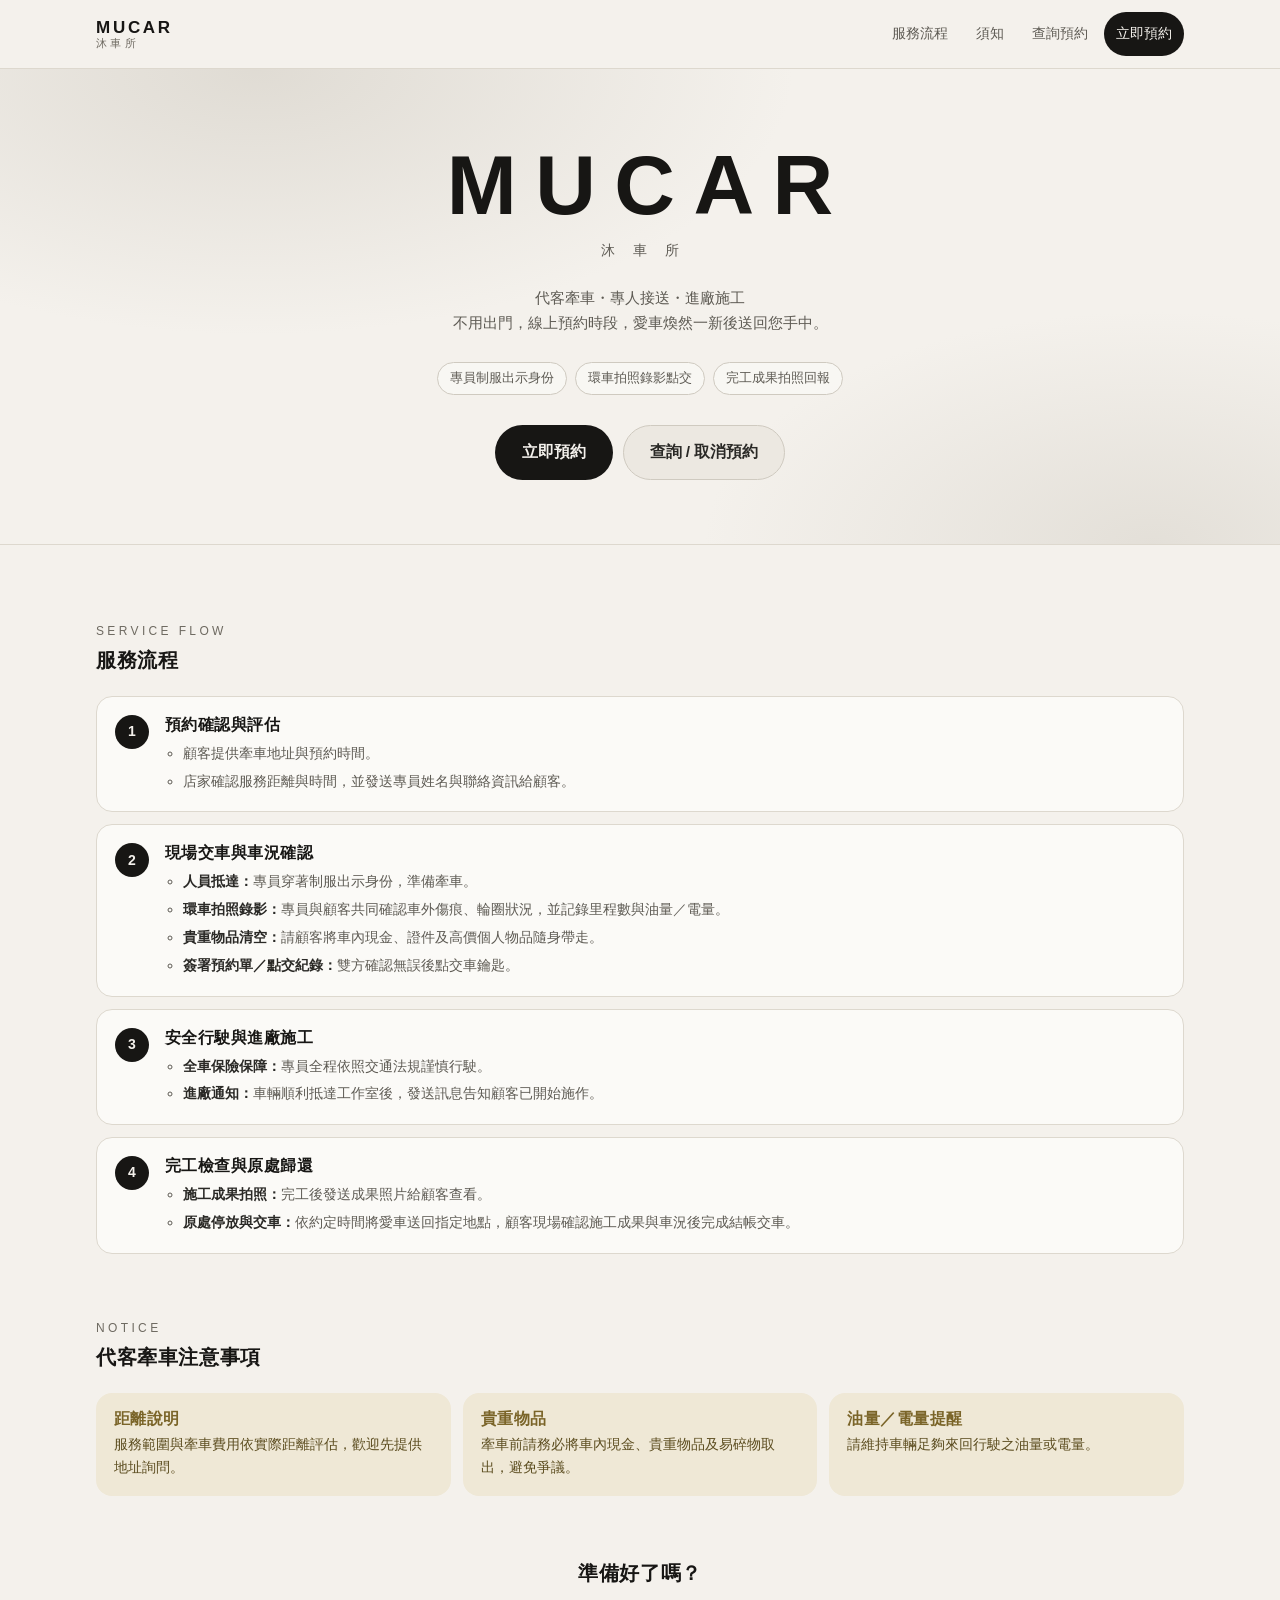
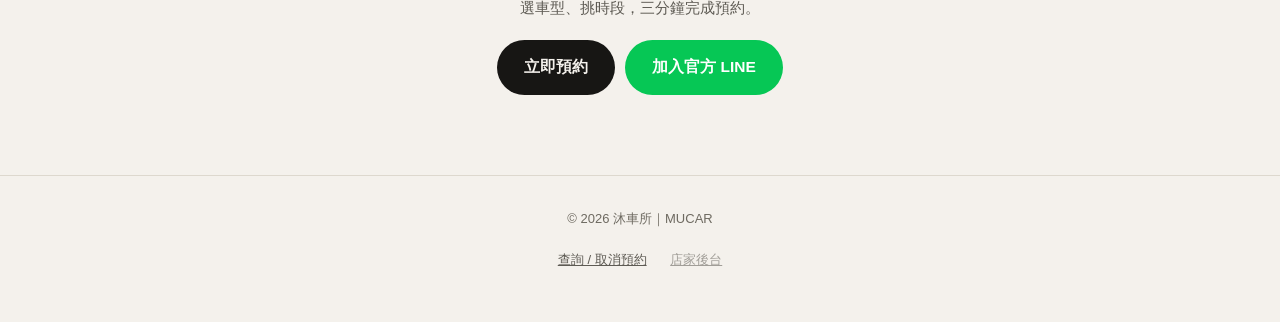
<file: index.html>
<!DOCTYPE html>
<html lang="zh-Hant">
<head>
<meta charset="UTF-8">
<meta name="viewport" content="width=device-width, initial-scale=1, viewport-fit=cover">
<meta name="description" content="沐車所 MUCAR — 代客牽車、專人接送、進廠施工，線上預約立即保留時段。">
<meta name="theme-color" content="#F4F1EC">
<title>沐車所｜MUCAR</title>
<link rel="preconnect" href="https://script.google.com" crossorigin>
<link rel="preconnect" href="https://script.googleusercontent.com" crossorigin>
<link rel="stylesheet" href="assets/style.css?v=9">
</head>
<body>

<header class="topbar">
  <div class="topbar-in">
    <a class="brand" href="index.html"><b>MUCAR</b><span>沐車所</span></a>
    <nav class="nav">
      <a class="hide-sm" href="#flow">服務流程</a>
      <a class="hide-sm" href="#tips">須知</a>
      <a class="hide-sm" href="lookup.html">查詢預約</a>
      <a class="cta" href="booking.html">立即預約</a>
    </nav>
  </div>
</header>

<section class="hero">
  <div class="mark">MUCAR</div>
  <div class="sub">沐 車 所</div>
  <p class="lead">代客牽車・專人接送・進廠施工<br>不用出門，線上預約時段，愛車煥然一新後送回您手中。</p>
  <div class="pills">
    <span class="pill">專員制服出示身份</span>
    <span class="pill">環車拍照錄影點交</span>
    <span class="pill">完工成果拍照回報</span>
  </div>
  <div class="actions">
    <a class="btn btn-primary" href="booking.html">立即預約</a>
    <a class="btn btn-secondary" href="lookup.html">查詢 / 取消預約</a>
  </div>
</section>

<main class="wrap wide" style="padding-bottom:0">

  <section class="section" id="price">
    <div class="section-head">
      <div class="eyebrow">Price</div>
      <h2>服務價目</h2>
      <p style="margin-top:6px">依車型分級計價；牽車費用依實際距離評估，預約後由店家確認並通知。</p>
    </div>
    <div class="price-grid" id="priceGrid">
      <div class="skeleton"></div><div class="skeleton"></div><div class="skeleton"></div>
    </div>
    <p class="hint" id="priceNote" hidden>找不到您的車型？預約時選「找不到我的車 / 其他」，店家會協助確認車型與價格。</p>
  </section>

  <section class="section" id="flow">
    <div class="section-head">
      <div class="eyebrow">Service Flow</div>
      <h2>服務流程</h2>
    </div>
    <ol class="flow" id="flowList"></ol>
  </section>

  <section class="section" id="tips">
    <div class="section-head">
      <div class="eyebrow">Notice</div>
      <h2>代客牽車注意事項</h2>
    </div>
    <div class="tips" id="tipList"></div>
  </section>

  <section class="section center">
    <h2>準備好了嗎？</h2>
    <p style="margin:8px 0 20px">選車型、挑時段，三分鐘完成預約。</p>
    <div class="btn-row" style="justify-content:center">
      <a class="btn btn-primary" href="booking.html">立即預約</a>
      <a class="btn btn-line" id="lineLink" href="#" target="_blank" rel="noopener">加入官方 LINE</a>
    </div>
  </section>

</main>

<footer class="footer">
  <div>© <span id="year"></span> <span id="shopName">沐車所｜MUCAR</span></div>
  <div style="margin-top:8px">
    <a href="lookup.html">查詢 / 取消預約</a>
    <a class="admin-link" href="admin.html">店家後台</a>
  </div>
</footer>

<script src="assets/config.js?v=9"></script>
<script src="assets/util.js?v=9"></script>
<script src="assets/api.js?v=9"></script>
<script src="assets/content.js?v=9"></script>
<script>
(function () {
  var CFG = window.CARWASH_CONFIG;
  document.getElementById('year').textContent = new Date().getFullYear();
  document.getElementById('lineLink').href = CFG.LINE_OA_URL;
  MUCAR_CONTENT.renderFlow(document.getElementById('flowList'));
  MUCAR_CONTENT.renderTips(document.getElementById('tipList'));

  var grid = document.getElementById('priceGrid');
  function hidePrice() { document.getElementById('price').hidden = true; }

  if (Api.configProblem()) return hidePrice();

  Api.call('bootBooking', {}).then(function (data) {
    var tiers = data.tiers || [], types = data.vehicleTypes || [];
    if (!tiers.length) return hidePrice();
    grid.innerHTML = tiers.map(function (t) {
      var eg = types.filter(function (v) { return String(v.tierId) === String(t.id); }).slice(0, 4)
        .map(function (v) { return U.esc(v.brand + ' ' + v.model); }).join('、');
      return '<div class="price-card"><div class="tier">' + U.esc(t.name) + '</div>' +
        '<div class="amt">' + U.money(t.price) + '<small>起</small></div>' +
        '<div class="eg">' + (eg ? '例：' + eg + ' …' : '') + '</div></div>';
    }).join('');
    document.getElementById('priceNote').hidden = false;
  }).catch(hidePrice);
})();
</script>
</body>
</html>
</file>
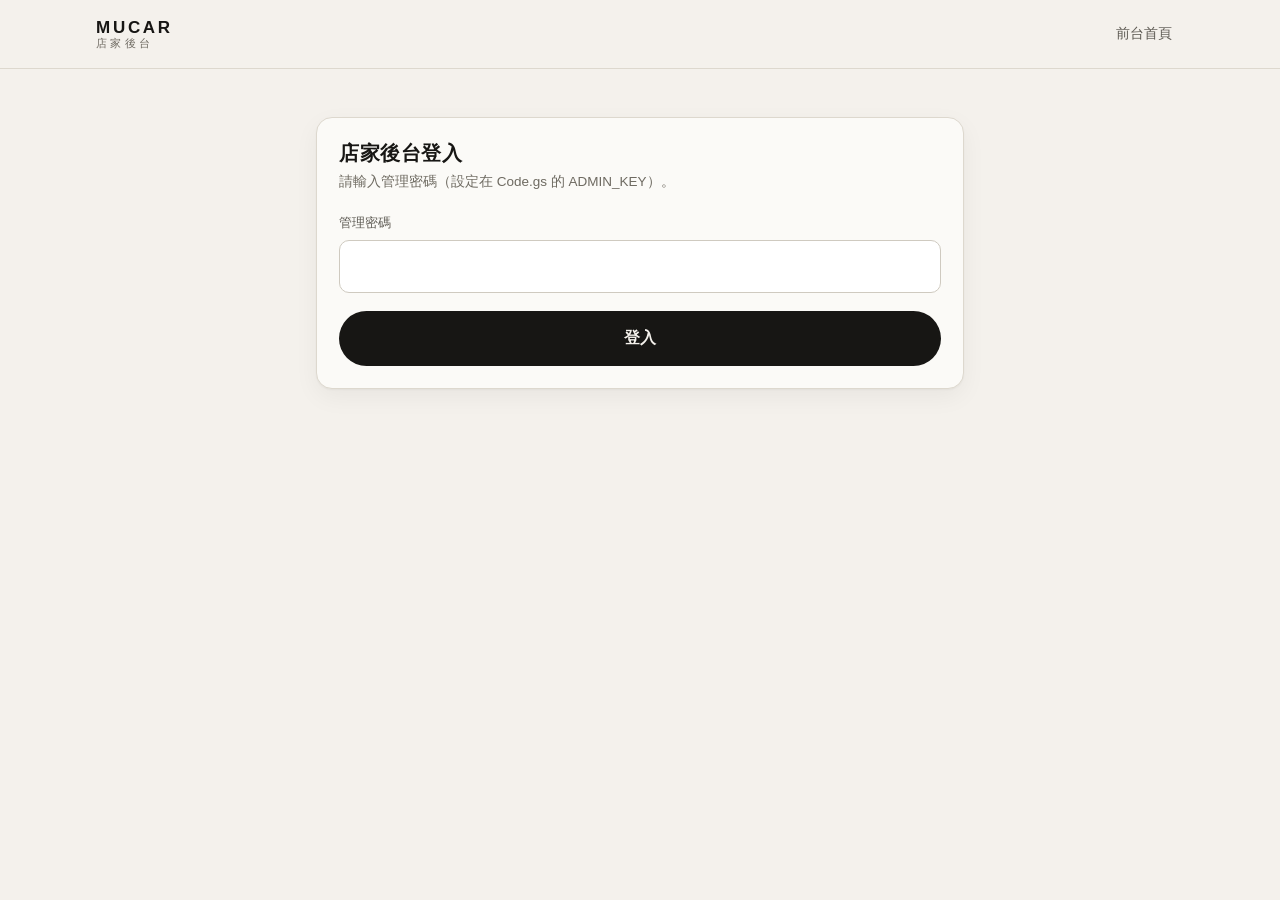
<file: admin.html>
<!DOCTYPE html>
<html lang="zh-Hant">
<head>
<meta charset="UTF-8">
<meta name="viewport" content="width=device-width, initial-scale=1, viewport-fit=cover">
<meta name="robots" content="noindex, nofollow">
<meta name="theme-color" content="#F4F1EC">
<title>店家後台｜沐車所 MUCAR</title>
<link rel="preconnect" href="https://script.google.com" crossorigin>
<link rel="preconnect" href="https://script.googleusercontent.com" crossorigin>
<link rel="stylesheet" href="assets/style.css?v=9">
</head>
<body>

<header class="topbar">
  <div class="topbar-in">
    <a class="brand" href="admin.html"><b>MUCAR</b><span>店家後台</span></a>
    <nav class="nav">
      <a class="hide-sm" href="index.html" target="_blank" rel="noopener">前台首頁</a>
      <button class="btn btn-ghost btn-sm" id="logoutBtn" type="button" hidden>登出</button>
    </nav>
  </div>
</header>

<div id="verBanner" class="alert alert-warn ver-banner" hidden></div>

<!-- 登入 -->
<main id="loginMask" class="wrap" style="padding-top:48px">
  <section class="panel">
    <h2>店家後台登入</h2>
    <p class="desc">請輸入管理密碼（設定在 Code.gs 的 ADMIN_KEY）。</p>
    <div id="loginConfig" class="alert alert-danger" hidden></div>
    <div id="loginError" class="alert alert-danger" role="alert" hidden></div>
    <form id="loginForm" autocomplete="off">
      <div class="field">
        <label for="loginPwd">管理密碼</label>
        <input id="loginPwd" type="password" autocomplete="current-password">
      </div>
      <div class="btn-row" style="margin-top:18px">
        <button class="btn btn-primary btn-block" id="loginBtn" type="submit">登入</button>
      </div>
    </form>
  </section>
</main>

<!-- 後台主畫面 -->
<main id="adminArea" class="wrap wide" style="padding-bottom:60px" hidden>

  <div class="tabs" role="tablist">
    <button class="tab-btn active" data-tab="orders" type="button">預約訂單</button>
    <button class="tab-btn" data-tab="slots" type="button">時段設定</button>
    <button class="tab-btn" data-tab="vehicles" type="button">車型計價</button>
    <button class="tab-btn" data-tab="crm" type="button">客戶 CRM</button>
    <button class="tab-btn" data-tab="notify" type="button">通知與日曆</button>
    <button class="tab-btn" data-tab="account" type="button">帳號安全</button>
  </div>

  <!-- 訂單 -->
  <section id="tab-orders" class="tab-panel">
    <div class="card">
      <div class="filters">
        <div class="presets" role="group" aria-label="快速選擇日期">
          <button class="btn btn-secondary btn-sm" data-preset="today" type="button">今天</button>
          <button class="btn btn-secondary btn-sm" data-preset="tomorrow" type="button">明天</button>
          <button class="btn btn-secondary btn-sm" data-preset="week" type="button">未來 7 天</button>
          <button class="btn btn-secondary btn-sm" data-preset="all" type="button">全部</button>
        </div>
        <div class="filter-row">
          <select id="ordStatus" aria-label="狀態">
            <option value="">全部狀態</option>
            <option value="ACTIVE">預約中</option>
            <option value="DONE">已完成</option>
            <option value="CANCELLED">已取消</option>
          </select>
          <button class="btn btn-primary btn-sm" id="ordSearch" type="button">重新整理</button>
        </div>
        <details class="range">
          <summary>自訂日期範圍<span class="hint" id="ordRange" style="margin:0"></span></summary>
          <div class="row2">
            <div class="field"><label for="ordFrom">起（營業日）</label><input id="ordFrom" type="date"></div>
            <div class="field"><label for="ordTo">迄</label><input id="ordTo" type="date"></div>
          </div>
        </details>
      </div>
      <div id="ordError" class="alert alert-danger" hidden></div>
      <div class="stats" id="ordStats"></div>
      <div class="table-scroll">
        <table class="data cardify t-orders" id="ordTable">
          <thead><tr>
            <th>時段</th><th>客人</th><th>車型</th><th>金額</th><th>付款</th><th>核對</th><th>狀態</th>
          </tr></thead>
          <tbody></tbody>
        </table>
      </div>
      <div class="empty" id="ordEmpty" hidden>這段期間沒有預約。</div>
    </div>
  </section>

  <!-- 時段 -->
  <section id="tab-slots" class="tab-panel" hidden>
    <div class="card">
      <h2>預約時段長度</h2>
      <p class="desc" style="margin:4px 0 14px;font-size:13.5px;color:var(--ink-3)">每筆預約會佔用這麼長的時間，這段時間內其他人無法預約。營業時間固定為 12:00 – 隔日 03:00。</p>
      <div class="toolbar" style="margin-bottom:0">
        <div class="field">
          <label for="windowHoursSel">時段長度</label>
          <select id="windowHoursSel">
            <option value="2">2 小時</option>
            <option value="3">3 小時</option>
          </select>
        </div>
        <button class="btn btn-primary btn-sm" id="saveWindowHours" type="button">儲存</button>
      </div>
    </div>

    <div class="card">
      <h2>公休 / 關閉時段</h2>
      <p class="desc" style="margin:4px 0 14px;font-size:13.5px;color:var(--ink-3)">可以關閉整天，或只關閉某個時間範圍（其餘時間仍可預約）。凌晨 00:00–03:00 屬於前一個營業日。</p>
      <div class="inline-form">
        <div class="field"><label for="cloDate">營業日</label><input id="cloDate" type="date"></div>
        <label class="check" style="padding-bottom:10px"><input id="cloAllDay" type="checkbox" checked> 關閉整天</label>
      </div>
      <div class="inline-form" id="cloRangeFields" style="margin-top:12px" hidden>
        <div class="field"><label for="cloStart">關閉起</label><input id="cloStart" type="time"></div>
        <div class="field"><label for="cloEnd">關閉迄</label><input id="cloEnd" type="time"></div>
      </div>
      <div class="field"><label for="cloReason">原因（選填）</label><input id="cloReason" type="text" maxlength="60" placeholder="例如：公休、設備保養"></div>
      <div class="btn-row" style="margin-top:14px"><button class="btn btn-primary btn-sm" id="cloAdd" type="button">新增關閉</button></div>
      <div id="cloError" class="alert alert-danger" style="margin-top:12px" hidden></div>
      <div class="table-scroll" style="margin-top:16px">
        <table class="data cardify t-clo" id="cloTable" style="min-width:480px">
          <thead><tr><th>營業日</th><th>範圍</th><th>原因</th><th></th></tr></thead>
          <tbody></tbody>
        </table>
      </div>
      <div class="empty" id="cloEmpty" hidden>目前沒有關閉設定。</div>
    </div>
  </section>

  <!-- 車型 -->
  <section id="tab-vehicles" class="tab-panel" hidden>
    <div class="card">
      <h2>車型級距價格</h2>
      <p class="hint" style="margin-bottom:10px">修改級距價格後，該級距底下所有車型的新預約都會套用新價格（舊訂單不受影響）。</p>
      <div class="table-scroll">
        <table class="data cardify t-tier" id="tierTable" style="min-width:380px">
          <thead><tr><th>級距名稱</th><th>洗車價格</th><th></th></tr></thead>
          <tbody></tbody>
        </table>
      </div>
      <h3 style="margin-top:18px">新增級距</h3>
      <div class="inline-form">
        <div class="field"><label for="newTierName">名稱</label><input id="newTierName" type="text" maxlength="20" placeholder="例如：摩托車"></div>
        <div class="field"><label for="newTierPrice">價格</label><input id="newTierPrice" type="number" min="0" step="10"></div>
        <button class="btn btn-secondary btn-sm" id="tierAdd" type="button">新增級距</button>
      </div>
      <div id="tierAddError" class="alert alert-danger" style="margin-top:10px" hidden></div>
    </div>

    <div class="card">
      <h2>加購項目</h2>
      <p class="hint" style="margin-bottom:10px">客人選好車種後，預約頁下方會出現這些選項讓客人自己勾選加購；不管什麼車型都是同一份清單、同樣的加價。</p>
      <div class="table-scroll">
        <table class="data cardify t-tier" id="addonTable" style="min-width:380px">
          <thead><tr><th>名稱</th><th>加價</th><th></th></tr></thead>
          <tbody></tbody>
        </table>
      </div>
      <h3 style="margin-top:18px">新增加購項目</h3>
      <div class="inline-form">
        <div class="field"><label for="newAddonName">名稱</label><input id="newAddonName" type="text" maxlength="20" placeholder="例如：鍍膜"></div>
        <div class="field"><label for="newAddonPrice">加價</label><input id="newAddonPrice" type="number" min="0" step="10"></div>
        <button class="btn btn-secondary btn-sm" id="addonAdd" type="button">新增項目</button>
      </div>
      <div id="addonAddError" class="alert alert-danger" style="margin-top:10px" hidden></div>
    </div>

    <div class="card">
      <h2>廠牌 / 車型對照</h2>
      <div class="inline-form" style="margin:12px 0 4px">
        <div class="field"><label for="newBrand">廠牌</label><input id="newBrand" type="text" maxlength="40"></div>
        <div class="field"><label for="newModel">型號</label><input id="newModel" type="text" maxlength="40"></div>
        <div class="field"><label for="newTier">級距</label><select id="newTier"></select></div>
        <button class="btn btn-primary btn-sm" id="vehAdd" type="button">新增車型</button>
      </div>
      <div id="vehError" class="alert alert-danger" style="margin-top:10px" hidden></div>
      <div class="field" style="margin-top:18px"><label for="vehFilter">搜尋</label><input id="vehFilter" type="text" placeholder="輸入廠牌或型號…"></div>
      <div class="hint" id="vehCount" style="margin:8px 0"></div>
      <div class="table-scroll">
        <table class="data cardify t-veh" id="vehTable" style="min-width:520px">
          <thead><tr><th>廠牌</th><th>型號</th><th>級距</th><th>開放預約</th><th></th></tr></thead>
          <tbody></tbody>
        </table>
      </div>
    </div>
  </section>

  <!-- CRM -->
  <section id="tab-crm" class="tab-panel" hidden>
    <div class="card">
      <h2>客戶 CRM</h2>
      <p class="hint" style="margin-bottom:10px">以電話辨識客人。每筆預約算一次消費，取消會扣回。點客人可看消費紀錄、編輯資料或刪除。</p>
      <div class="filters">
        <div class="presets" role="group" aria-label="快速選擇日期">
          <button class="btn btn-secondary btn-sm" data-crm-preset="7d" type="button">7 天</button>
          <button class="btn btn-secondary btn-sm" data-crm-preset="30d" type="button">30 天</button>
          <button class="btn btn-secondary btn-sm" data-crm-preset="all" type="button">全部</button>
        </div>
        <details class="range">
          <summary>自訂日期範圍<span class="hint" id="crmRange" style="margin:0"></span></summary>
          <div class="row2">
            <div class="field"><label for="crmFrom">起（最近預約）</label><input id="crmFrom" type="date"></div>
            <div class="field"><label for="crmTo">迄</label><input id="crmTo" type="date"></div>
          </div>
        </details>
      </div>
      <div class="field"><label for="crmSearch">搜尋</label><input id="crmSearch" type="text" placeholder="電話或姓名…"></div>
      <div class="stats" id="crmStats" style="margin-top:12px"></div>
      <div class="table-scroll">
        <table class="data cardify t-crm" id="crmTable" style="min-width:560px">
          <thead><tr><th>姓名</th><th>電話</th><th>LINE</th><th>消費次數</th><th>累計金額</th><th>最近預約</th></tr></thead>
          <tbody></tbody>
        </table>
      </div>
      <div class="empty" id="crmEmpty" hidden>還沒有客戶資料。</div>
    </div>
    <div id="crmHistory"></div>
  </section>

  <!-- 通知與日曆 -->
  <section id="tab-notify" class="tab-panel" hidden>
    <div id="ntError" class="alert alert-danger" hidden></div>
    <div id="ntLastError" class="alert alert-warn" hidden></div>

    <div class="card" style="max-width:640px">
      <h2>訂單 Email 通知</h2>
      <p class="hint" style="margin:4px 0 14px">有新預約、或預約被取消時，寄信給下面的信箱。</p>
      <label class="check"><input id="ntMailOn" type="checkbox"> 啟用 Email 通知</label>
      <div class="field">
        <label for="ntEmails">收件信箱（一行一個，最多 5 個）</label>
        <textarea id="ntEmails" rows="4" placeholder="name@gmail.com" style="min-height:96px"></textarea>
        <div class="hint">測試用的信箱不需要時，直接刪掉那一行再儲存即可。</div>
      </div>
      <div class="hint">寄件帳號：<b id="ntSender">—</b>　顯示名稱：<b id="ntSenderName">—</b><br>今天剩餘可寄信量：<b id="ntQuota">—</b></div>
      <div class="btn-row" style="margin-top:16px">
        <button class="btn btn-primary btn-sm" id="ntSave" type="button">儲存設定</button>
        <button class="btn btn-secondary btn-sm" id="ntTestMail" type="button">寄送測試信</button>
      </div>
      <p class="hint" style="margin-top:8px">測試信只會寄給上面的店家信箱，客人不會收到任何信。</p>
    </div>

    <div class="card" style="max-width:640px">
      <h2>Google 日曆</h2>
      <p class="hint" style="margin:4px 0 14px">行程會建立在你的專用日曆「<span id="ntCalName">沐車所預約</span>」，只有店家看得到，客人不會收到任何日曆邀請或通知。</p>
      <div class="choice" id="calModeChoice">
        <label><input type="radio" name="calMode" value="auto"><div><b>自動加入</b><span>每筆新預約都自動建立日曆行程。</span></div></label>
        <label><input type="radio" name="calMode" value="manual"><div><b>手動選擇</b><span>新預約不會自動加入；你在訂單詳情裡按「加入 Google 日曆」才會加入。</span></div></label>
        <label><input type="radio" name="calMode" value="off"><div><b>不使用日曆</b><span>完全不建立行程。</span></div></label>
      </div>
      <ul class="hint" style="margin:12px 0 0;padding-left:18px">
        <li>標題：客人姓名｜車種｜車型（匯款尚未核對時前面加「【待核對】」）</li>
        <li>時間：預約時段；地點：牽車地址（點開可導航）</li>
        <li>提醒：前一天 20:00 寄信提醒、開始前 1 小時跳通知</li>
        <li>後台核對、改金額、加備註時行程會同步更新；預約取消時行程自動刪除</li>
        <li>每封「新預約」通知信最下面也有「加入 Google 日曆」連結＋.ics 附件，不在下面名單裡的人也能自己點一下加入</li>
      </ul>
      <div class="field" style="margin-top:16px">
        <label for="ntCalGuests">日曆共享對象（選填，一行一個 Gmail，最多 10 位）</label>
        <textarea id="ntCalGuests" rows="3" placeholder="boss@gmail.com&#10;driver1@gmail.com" style="min-height:84px" autocapitalize="none" spellcheck="false"></textarea>
        <div class="hint" id="ntGuestHint">每筆<b>新預約</b>都會自動出現在他們的 Google 日曆裡，適合老闆與日後負責牽車的專員。沒填過時沿用「Email 收件信箱」。</div>
        <div class="alert alert-warn" style="margin-top:10px">
          Google 會寄一封「邀請」信給名單裡的人（可能帶 Google Meet 連結、看起來像會議邀請）。程式已經要求「不要寄」，但 Google 不一定會理會——每個人想關掉這封信，要自己到 <b>Google 日曆網頁版 → 齒輪設定 → 左側自己的日曆 →「其他通知」</b>，把「新事件的電子郵件」關掉即可；事件通常還是會照常出現在他們的日曆上，只是不會再收到通知信。這是 Google 帳號各自的設定，我們這邊沒辦法幫忙關。
        </div>
      </div>
      <details class="range" style="margin-top:4px">
        <summary>怎麼讓某個人看到「整個日曆」（包含以前建立的）？</summary>
        <div class="hint" style="padding-bottom:10px">用<b>建立日曆的那個 Google 帳號</b>開 Google 日曆 → 左側「我的日曆」→ 點「沐車所預約」旁的「⋮」→「設定與共用」→「與特定使用者共用」→ 加入對方 Gmail，權限選「查看所有活動詳細資訊」或「進行變更」。對方就會在自己的日曆看到整份，之後自動同步。<br>想讓老闆的帳號當日曆主人：請老闆用自己的帳號建立一個日曆，共用給部署 Apps Script 的帳號並給「進行變更」，再把該日曆 ID 貼到下面「使用哪一個日曆」。</div>
      </details>
      <div class="field" style="margin-top:16px">
        <label for="ntCalId">使用哪一個日曆（選填）</label>
        <input id="ntCalId" type="text" placeholder="留空 = 自動建立並使用專用日曆「沐車所預約」" autocapitalize="none" autocorrect="off" spellcheck="false">
        <div class="hint">想改用自己原本的日曆，貼上該日曆的 ID：Google 日曆 → 該日曆「設定與共用」→「整合日曆」→「日曆 ID」（主要日曆的 ID 就是 Gmail 信箱）。日曆必須屬於<b>部署 Apps Script 的那個帳號</b>，或已分享給那個帳號並給「進行變更」權限。改完按上方「儲存設定」。</div>
      </div>
      <div class="hint" style="margin-top:10px">目前使用的日曆：<b id="ntCalWhere">—</b></div>
      <div class="hint" style="margin-top:4px">日曆狀態：<b id="ntCalState">—</b></div>
      <div class="hint" style="margin-top:4px">背景通知：<b id="ntQueue">—</b></div>
      <div class="hint">「測試日曆連線」只是給你確認用：會在你的日曆建立一筆測試行程並立刻刪除，用來確認系統有權限寫入日曆，跟客人無關。</div>
      <div class="btn-row" style="margin-top:16px">
        <button class="btn btn-secondary btn-sm" id="ntTestCal" type="button">測試日曆連線</button>
        <a class="btn btn-ghost btn-sm" href="https://calendar.google.com/calendar/r" target="_blank" rel="noopener">開啟 Google 日曆</a>
      </div>
    </div>

    <p class="hint" style="max-width:640px">第一次使用要授權：到 Apps Script 編輯器，函式選單選 <b>authorizeNotifications</b> 按執行並「允許」，再重新部署新版本。通知失敗不會影響客人預約，只會在這裡顯示原因。</p>
  </section>

  <!-- 帳號安全 -->
  <section id="tab-account" class="tab-panel" hidden>
    <div class="card" style="max-width:520px">
      <h2>變更後台密碼</h2>
      <p class="hint" style="margin:4px 0 14px">改好後立刻生效，不需要動 Apps Script。之後重貼 Code.gs 也不會被蓋回去。</p>
      <div id="pwError" class="alert alert-danger" hidden></div>
      <form id="pwForm" autocomplete="off">
        <div class="field">
          <label for="pwCurrent">目前的密碼</label>
          <input id="pwCurrent" type="password" autocomplete="current-password">
        </div>
        <div class="field">
          <label for="pwNew">新密碼</label>
          <input id="pwNew" type="password" autocomplete="new-password" minlength="8" maxlength="64">
          <div class="hint">至少 8 個字元。建議 12 個字元以上、英文大小寫加數字，不要用店名、電話或生日。</div>
        </div>
        <div class="field">
          <label for="pwConfirm">再輸入一次新密碼</label>
          <input id="pwConfirm" type="password" autocomplete="new-password">
        </div>
        <div class="btn-row" style="margin-top:18px">
          <button class="btn btn-primary" id="pwBtn" type="submit">更改密碼</button>
        </div>
      </form>
      <p class="hint" style="margin-top:16px">忘記密碼時：到 Apps Script 編輯器執行 <b>resetAdminPassword</b>，密碼會恢復成 Code.gs 裡的 ADMIN_KEY。連續輸入錯誤 10 次會鎖住後台 10 分鐘，可執行 <b>clearAdminLock</b> 立刻解除。</p>
    </div>
  </section>

</main>

<!-- 訂單詳情 -->
<div id="orderModal" class="modal-mask" hidden>
  <div class="modal-box big" role="dialog" aria-modal="true" aria-labelledby="omTitle">
    <div style="display:flex;justify-content:space-between;align-items:center;gap:10px;margin-bottom:8px">
      <h3 id="omTitle" style="margin:0"></h3>
      <span id="omState"></span>
    </div>
    <table class="kv" id="omTable"></table>

    <div class="row2" style="margin-top:18px">
      <div class="field" style="margin-top:0">
        <label for="omPrice">金額（可加上牽車費）</label>
        <input id="omPrice" type="number" min="0" step="10" inputmode="numeric">
        <div class="hint" id="omPriceHint"></div>
      </div>
      <div class="field" style="margin-top:0">
        <label for="omNote">店家內部備註</label>
        <textarea id="omNote" maxlength="500" style="min-height:64px"></textarea>
      </div>
    </div>

    <div class="modal-actions">
      <button class="btn btn-primary btn-sm span2" id="omSave" type="button">儲存金額 / 備註</button>
      <button class="btn btn-secondary btn-sm" id="omVerify" type="button"></button>
      <button class="btn btn-secondary btn-sm" id="omCal" type="button"></button>
      <button class="btn btn-danger btn-sm" id="omCancel" type="button">取消預約</button>
      <button class="btn btn-ghost btn-sm" id="omClose" type="button">關閉</button>
    </div>
  </div>
</div>

<script src="assets/config.js?v=9"></script>
<script src="assets/util.js?v=9"></script>
<script src="assets/api.js?v=9"></script>
<script src="assets/admin.js?v=9"></script>
</body>
</html>
</file>
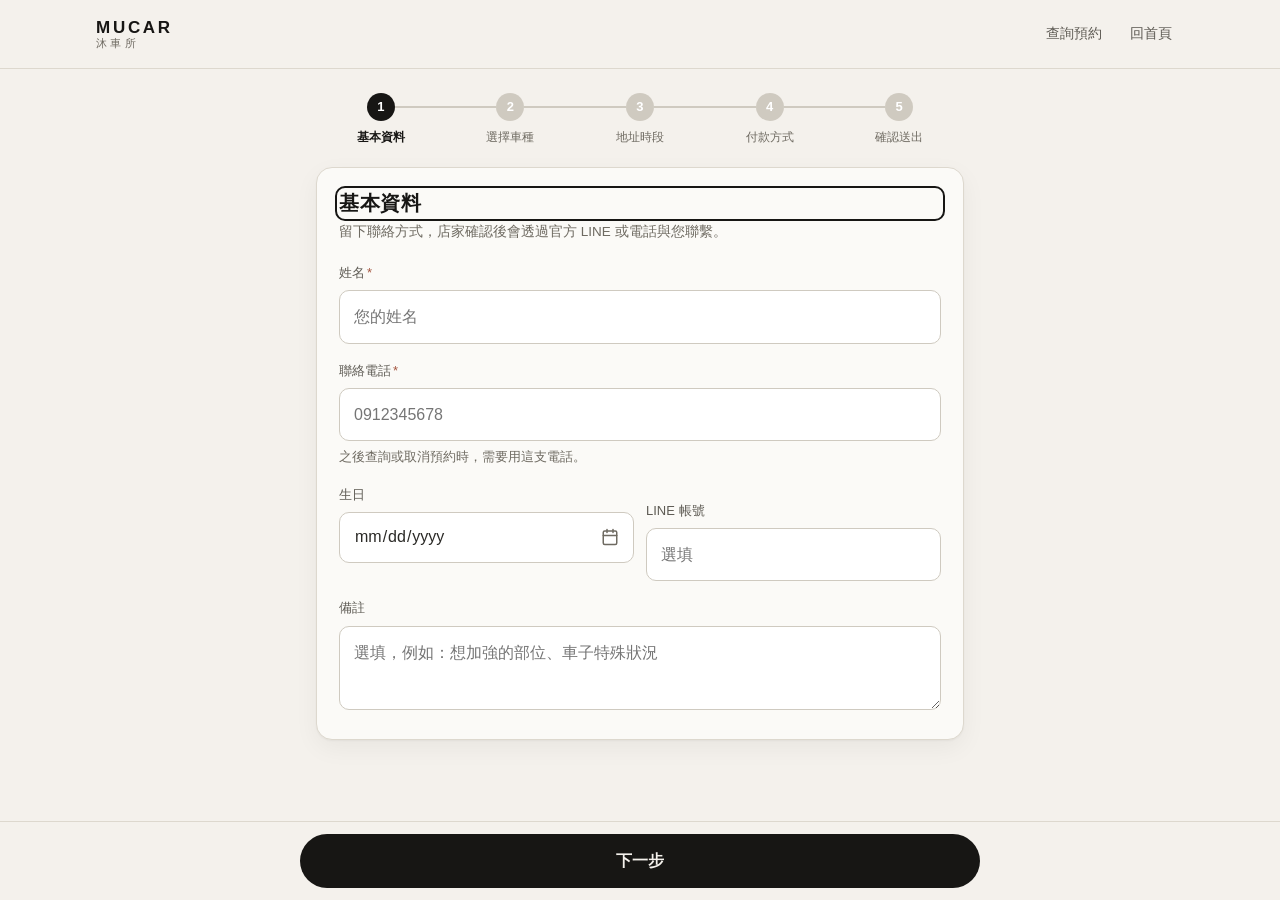
<file: booking.html>
<!DOCTYPE html>
<html lang="zh-Hant">
<head>
<meta charset="UTF-8">
<meta name="viewport" content="width=device-width, initial-scale=1, viewport-fit=cover">
<meta name="theme-color" content="#F4F1EC">
<title>線上預約｜沐車所 MUCAR</title>
<link rel="preconnect" href="https://script.google.com" crossorigin>
<link rel="preconnect" href="https://script.googleusercontent.com" crossorigin>
<link rel="stylesheet" href="assets/style.css?v=9">
</head>
<body>

<header class="topbar">
  <div class="topbar-in">
    <a class="brand" href="index.html"><b>MUCAR</b><span>沐車所</span></a>
    <nav class="nav">
      <a href="lookup.html">查詢預約</a>
      <a href="index.html">回首頁</a>
    </nav>
  </div>
</header>

<main class="wrap">

  <ol class="stepper" id="stepper">
    <li data-n="1" class="active">基本資料</li>
    <li data-n="2">選擇車種</li>
    <li data-n="3">地址時段</li>
    <li data-n="4">付款方式</li>
    <li data-n="5">確認送出</li>
  </ol>

  <div id="configBanner" class="alert alert-danger" hidden></div>
  <div id="errorBox" class="alert alert-danger" role="alert" hidden></div>
  <div id="summary" class="summary" hidden></div>

  <!-- Step 1 -->
  <section id="step1" class="panel">
    <h2>基本資料</h2>
    <p class="desc">留下聯絡方式，店家確認後會透過官方 LINE 或電話與您聯繫。</p>

    <div class="field">
      <label for="fName">姓名<span class="req">*</span></label>
      <input id="fName" type="text" autocomplete="name" enterkeyhint="next" maxlength="40" placeholder="您的姓名">
      <div class="field-err" id="errName" hidden></div>
    </div>
    <div class="field">
      <label for="fPhone">聯絡電話<span class="req">*</span></label>
      <input id="fPhone" type="tel" inputmode="numeric" autocomplete="tel" enterkeyhint="next" maxlength="14" placeholder="0912345678">
      <div class="field-err" id="errPhone" hidden></div>
      <div class="hint">之後查詢或取消預約時，需要用這支電話。</div>
    </div>
    <div class="row2">
      <div class="field">
        <label for="fBirthday">生日</label>
        <input id="fBirthday" type="date" autocomplete="bday">
      </div>
      <div class="field">
        <label for="fLine">LINE 帳號</label>
        <input id="fLine" type="text" maxlength="60" placeholder="選填" autocapitalize="none" autocorrect="off" spellcheck="false">
      </div>
    </div>
    <div class="field">
      <label for="fNote">備註</label>
      <textarea id="fNote" maxlength="500" placeholder="選填，例如：想加強的部位、車子特殊狀況"></textarea>
    </div>
  </section>

  <!-- Step 2 -->
  <section id="step2" class="panel" hidden>
    <h2>選擇車種</h2>
    <p class="desc">選好車種後，系統會自動帶入車型與價格。</p>

    <div id="vehLoading" class="hint">載入車種資料中…</div>
    <div id="vehFail" class="alert alert-danger" hidden>
      <div id="vehFailMsg">無法載入車種資料。</div>
      <button class="btn btn-secondary btn-sm" id="vehRetry" type="button">重新載入</button>
    </div>

    <div id="vehForm" hidden>
      <div class="field">
        <label for="fVehicleSearch">搜尋車種</label>
        <input id="fVehicleSearch" type="search" inputmode="search" enterkeyhint="search" autocomplete="off" autocapitalize="none" placeholder="輸入廠牌或型號，例如 Vios、BMW">
        <div class="veh-count" id="vehCount" aria-live="polite"></div>
      </div>
      <div class="field">
        <label for="fVehicle">車種<span class="req">*</span></label>
        <select id="fVehicle"></select>
        <div class="hint">依廠牌分類；找不到請選最下方「找不到我的車 / 其他」。</div>
      </div>

      <div class="field" id="otherField" hidden>
        <label for="fOther">您的車款<span class="req">*</span></label>
        <input id="fOther" type="text" maxlength="60" placeholder="例如：Toyota Camry 2021">
      </div>

      <div class="field">
        <label for="fTier">車型<span class="req">*</span></label>
        <select id="fTier" disabled><option value="">選擇車種後自動帶入</option></select>
        <div class="hint" id="tierHint">車型由系統依車種自動判定，無法自行更改。</div>
      </div>

      <div class="price-preview" id="pricePreview" hidden>
        <div>
          <div class="tier" id="ppTier"></div>
          <div class="big" id="ppPrice"></div>
        </div>
        <div class="hint" style="margin:0;max-width:240px">洗車費用參考價；牽車費用依實際距離評估，由店家確認後通知。</div>
      </div>

      <div class="field" id="addonBox" hidden>
        <label class="lbl">加購項目（選填）</label>
        <div class="choice" id="addonList"></div>
      </div>
    </div>
  </section>

  <!-- Step 3 -->
  <section id="step3" class="panel" hidden>
    <h2>牽車地址與預約時段</h2>
    <p class="desc">專員會到您指定的地點牽車，完工後送回原處。</p>

    <div class="addr-grid">
      <div class="field">
        <label for="fAddress">牽車地址<span class="req">*</span></label>
        <textarea id="fAddress" maxlength="200" placeholder="縣市、路名、門牌，並註明樓層或停車位置"></textarea>
        <div class="field-err" id="errAddress" hidden></div>
        <div class="hint">請先寫完整地址，樓層或車位寫在後面。右側地圖用來確認位置是否正確。預設原處交車；若要送回其他地點，請寫在上一頁的備註。</div>
      </div>
      <div class="map-box">
        <div class="map-frame">
          <div class="map-empty" id="mapEmpty">輸入地址後，這裡會顯示地圖位置</div>
          <iframe id="mapIframe" title="牽車地點地圖" loading="lazy" referrerpolicy="no-referrer-when-downgrade" hidden></iframe>
          <button type="button" class="map-lock" id="mapLock" hidden>點一下開始操作地圖</button>
        </div>
        <a id="mapLink" class="btn btn-secondary btn-sm" href="#" target="_blank" rel="noopener" hidden>在 Google 地圖開啟，確認位置</a>
      </div>
    </div>

    <div class="field">
      <label class="lbl">預約日期<span class="req">*</span></label>
      <div class="dates" id="dates"></div>
    </div>

    <div id="slotArea"></div>
    <div class="picked" id="picked" hidden></div>
  </section>

  <!-- Step 4 -->
  <section id="step4" class="panel" hidden>
    <h2>付款方式</h2>
    <p class="desc">預約成立後，店家會確認服務距離與時間。</p>

    <div class="choice" id="payChoice">
      <label id="payTransferLabel">
        <input type="radio" name="payment" value="transfer">
        <div><b>匯款</b><span>轉帳後，把匯款截圖與轉出帳號末五碼傳到官方 LINE 給店家核對。</span></div>
      </label>
      <label id="payOnsiteLabel">
        <input type="radio" name="payment" value="onsite">
        <div><b>現場付款</b><span>交車時當面結帳。</span></div>
      </label>
    </div>

    <div id="transferFields" hidden style="margin-top:18px">
      <label class="lbl">收款帳號</label>
      <div class="bank">
        <b id="bankAccount"></b>
        <button class="btn btn-secondary btn-sm" id="copyBank" type="button">複製帳號</button>
      </div>
      <div class="hint" id="bankHint" style="margin-bottom:14px"></div>
      <div class="alert alert-warn" style="margin-bottom:0">
        <b>匯款後請務必到官方 LINE 提供：</b><br>
        ① 匯款截圖　② 轉出帳號末五碼<br>
        預約送出後，畫面會提供一份匯款通知範本，可直接複製貼到官方 LINE。
      </div>
    </div>
  </section>

  <!-- Step 5 -->
  <section id="step5" class="panel" hidden>
    <h2>確認預約內容</h2>
    <p class="desc">請再確認一次，送出後時段會立即為您保留。</p>
    <table class="kv" id="reviewTable"></table>

    <details class="notice">
      <summary>服務須知與代客牽車注意事項</summary>
      <div class="inner">
        <ol class="flow" id="noticeFlow"></ol>
        <div class="tips" id="noticeTips"></div>
      </div>
    </details>

    <div class="alert alert-warn" id="submitHint" style="margin-top:14px" hidden>預約處理中，約需 3～6 秒，請不要關閉或重新整理頁面。</div>

    <label class="agree" id="agreeBox">
      <input type="checkbox" id="fAgree">
      <span>我已閱讀並同意上述服務須知與代客牽車注意事項，並了解牽車費用將依實際距離評估、由店家確認後通知。</span>
    </label>
  </section>

  <!-- 完成 -->
  <section id="stepDone" class="panel center" hidden>
    <div class="done-icon">&#10003;</div>
    <h2>預約已送出</h2>
    <div class="orderno" id="doneOrderNo"></div>
    <p>請截圖或記下訂單編號，查詢或取消預約時需要用到。</p>

    <table class="kv" id="doneTable" style="text-align:left;margin-top:16px"></table>

    <div id="transferNoticeArea" hidden style="text-align:left;margin-top:20px">
      <h3>下一步：把匯款通知貼到官方 LINE</h3>
      <div class="notice-block" id="noticeText"></div>
      <div class="btn-row">
        <button class="btn btn-secondary btn-sm" id="copyNotice" type="button">複製通知文字</button>
      </div>
    </div>

    <ol class="next-steps" style="text-align:left">
      <li>店家會確認服務距離與時間，並透過官方 LINE 發送專員姓名與聯絡資訊給您。</li>
      <li>專員抵達後會出示身份，並與您一起環車確認車況。</li>
      <li>如需變更或取消，請至「查詢 / 取消預約」，或直接在官方 LINE 聯繫店家。</li>
    </ol>

    <div class="cal-add" id="calBox">
      <h3>加入我的行事曆（選填）</h3>
      <p class="hint">想在自己的手機收到提醒，可以把這筆預約加進行事曆；不加也沒關係。這只會加到<b>你自己</b>的日曆，<b>不會寄任何邀請信</b>給你或任何人。</p>
      <div class="btn-row">
        <a class="btn btn-secondary btn-sm" id="calGoogle" href="#" target="_blank" rel="noopener">加入 Google 日曆</a>
        <button class="btn btn-secondary btn-sm" id="calIcs" type="button">加入 Apple / 其他日曆 (.ics)</button>
      </div>
    </div>

    <div class="btn-row" style="margin-top:22px;justify-content:center">
      <a class="btn btn-line" id="lineLink" href="#" target="_blank" rel="noopener">前往官方 LINE</a>
      <a class="btn btn-secondary" href="lookup.html">查詢 / 取消預約</a>
    </div>
  </section>

</main>

<div class="actionbar" id="actionbar">
  <div class="actionbar-in">
    <button class="btn btn-secondary" id="btnBack" type="button" hidden>上一步</button>
    <button class="btn btn-primary" id="btnNext" type="button">下一步</button>
  </div>
</div>

<div id="dupModal" class="modal-mask" hidden>
  <div class="modal-box" role="dialog" aria-modal="true" aria-labelledby="dupTitle">
    <h3 id="dupTitle">您已經有進行中的預約</h3>
    <p id="dupText"></p>
    <div class="btn-row">
      <button class="btn btn-secondary" id="dupCancel" type="button">先不要</button>
      <button class="btn btn-primary" id="dupConfirm" type="button">仍要再預約一筆</button>
    </div>
  </div>
</div>

<script src="assets/config.js?v=9"></script>
<script src="assets/util.js?v=9"></script>
<script src="assets/api.js?v=9"></script>
<script src="assets/content.js?v=9"></script>
<script src="assets/booking.js?v=9"></script>
</body>
</html>
</file>
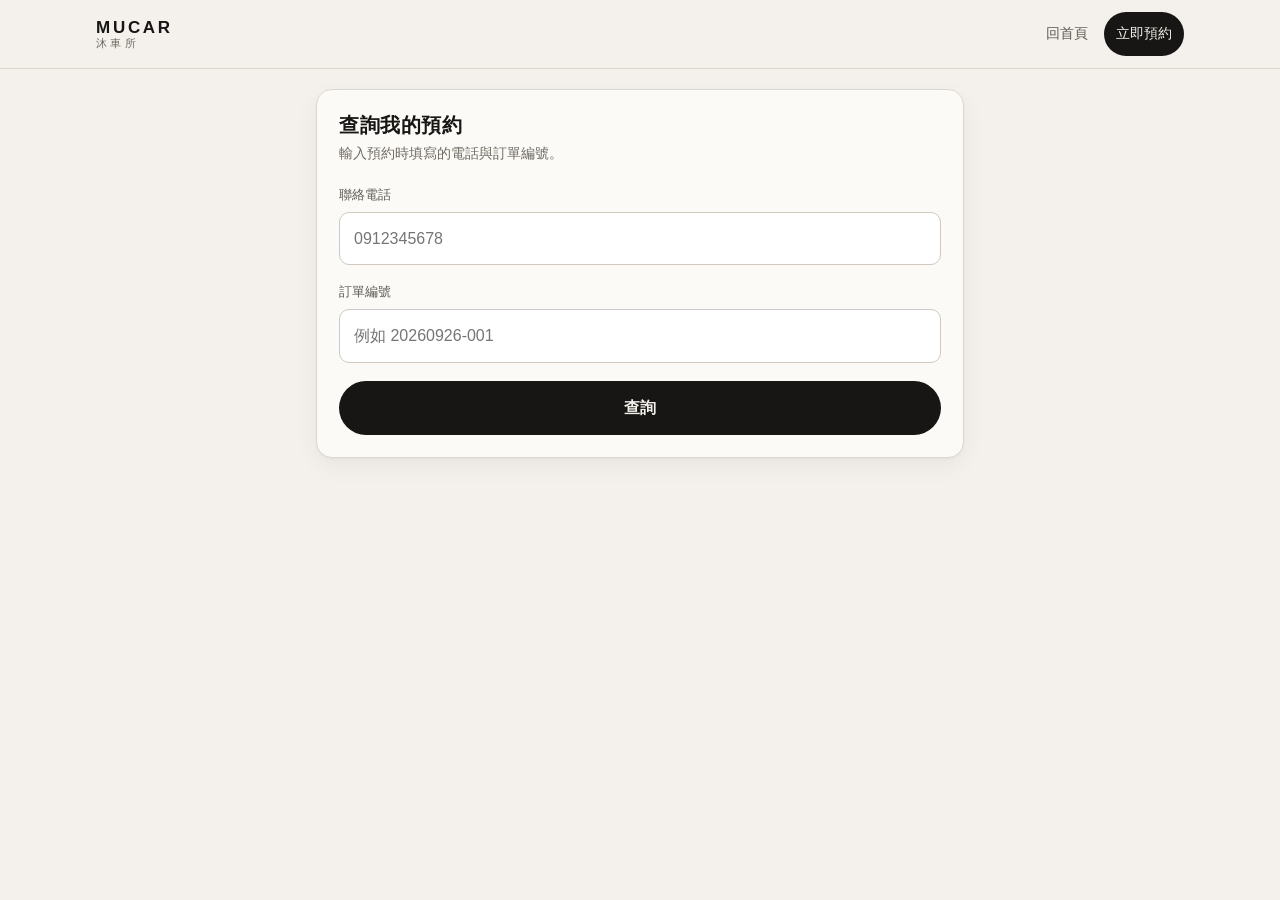
<file: lookup.html>
<!DOCTYPE html>
<html lang="zh-Hant">
<head>
<meta charset="UTF-8">
<meta name="viewport" content="width=device-width, initial-scale=1, viewport-fit=cover">
<meta name="theme-color" content="#F4F1EC">
<title>查詢 / 取消預約｜沐車所 MUCAR</title>
<link rel="preconnect" href="https://script.google.com" crossorigin>
<link rel="preconnect" href="https://script.googleusercontent.com" crossorigin>
<link rel="stylesheet" href="assets/style.css?v=9">
</head>
<body>

<header class="topbar">
  <div class="topbar-in">
    <a class="brand" href="index.html"><b>MUCAR</b><span>沐車所</span></a>
    <nav class="nav">
      <a href="index.html">回首頁</a>
      <a class="cta" href="booking.html">立即預約</a>
    </nav>
  </div>
</header>

<main class="wrap" style="padding-bottom:40px">
  <div id="configBanner" class="alert alert-danger" hidden></div>
  <div id="errorBox" class="alert alert-danger" role="alert" hidden></div>

  <section class="panel">
    <h2>查詢我的預約</h2>
    <p class="desc">輸入預約時填寫的電話與訂單編號。</p>
    <div class="field">
      <label for="fPhone">聯絡電話</label>
      <input id="fPhone" type="tel" inputmode="numeric" autocomplete="tel" maxlength="14" placeholder="0912345678">
    </div>
    <div class="field">
      <label for="fOrderNo">訂單編號</label>
      <input id="fOrderNo" type="text" autocomplete="off" maxlength="20" placeholder="例如 20260926-001">
    </div>
    <div class="btn-row" style="margin-top:18px">
      <button class="btn btn-primary btn-block" id="searchBtn" type="button">查詢</button>
    </div>
  </section>

  <div id="resultArea"></div>
</main>

<div id="cancelModal" class="modal-mask" hidden>
  <div class="modal-box" role="dialog" aria-modal="true" aria-labelledby="cancelTitle">
    <h3 id="cancelTitle">確定要取消這筆預約嗎？</h3>
    <p id="cancelText"></p>
    <div class="btn-row">
      <button class="btn btn-secondary" id="cancelNo" type="button">先不要</button>
      <button class="btn btn-danger" id="cancelYes" type="button">確定取消</button>
    </div>
  </div>
</div>

<script src="assets/config.js?v=9"></script>
<script src="assets/util.js?v=9"></script>
<script src="assets/api.js?v=9"></script>
<script src="assets/lookup.js?v=9"></script>
</body>
</html>
</file>
<file: assets/style.css>
/* ============================================================
 *  沐車所｜MUCAR — 莫蘭迪白 + 淺灰 + 黑
 * ============================================================ */
:root {
  --bg: #F4F1EC;
  --bg-2: #ECE8E1;
  --panel: #FBFAF7;
  --line: #DDD8CE;
  --gray: #CFCAC0;
  --gray-d: #A9A398;
  --ink: #2A2926;
  --ink-2: #5E5B54;
  --ink-3: #6E6A61;
  --black: #171614;
  --danger: #A4553F;
  --danger-bg: #F3E3DD;
  --success: #5F7259;
  --success-bg: #E6ECE2;
  --warn-bg: #EFE8D6;
  --warn: #7A6428;
  --radius: 16px;
  --radius-s: 10px;
  --shadow: 0 1px 2px rgba(23, 22, 20, .04), 0 8px 24px rgba(23, 22, 20, .05);
  --font: -apple-system, BlinkMacSystemFont, "PingFang TC", "Microsoft JhengHei", "Noto Sans TC", "Helvetica Neue", Arial, sans-serif;
}

* { box-sizing: border-box; -webkit-tap-highlight-color: transparent; }
html { -webkit-text-size-adjust: 100%; scroll-behavior: smooth; }
body {
  margin: 0;
  background: var(--bg);
  color: var(--ink);
  font-family: var(--font);
  font-size: 15px;
  line-height: 1.7;
  -webkit-font-smoothing: antialiased;
}
a { color: inherit; }
h1, h2, h3 { margin: 0; color: var(--black); font-weight: 650; letter-spacing: .03em; line-height: 1.35; }
h1 { font-size: clamp(28px, 6vw, 40px); }
h2 { font-size: 20px; }
h3 { font-size: 15.5px; }
p { margin: 0; color: var(--ink-2); }
[hidden] { display: none !important; }
button, a, label, select, summary, .slot, .date-chip { touch-action: manipulation; }
section[id], details[id] { scroll-margin-top: 84px; }
#crmHistory { scroll-margin-top: 150px; }   /* 後台頂欄 + 黏住的分頁列 */
html.no-scroll, html.no-scroll body { overflow: hidden; }

:focus-visible { outline: 2px solid var(--black); outline-offset: 2px; border-radius: 6px; }

/* ---------- 版面 ---------- */
.wrap { max-width: 680px; margin: 0 auto; padding: 20px 16px 120px; }
.wrap.wide { max-width: 1120px; }
.section { padding: 56px 0 8px; }
.section-head { margin-bottom: 22px; }
.section-head .eyebrow { font-size: 12px; letter-spacing: .28em; color: var(--ink-3); text-transform: uppercase; margin-bottom: 6px; }
.center { text-align: center; }
.stack > * + * { margin-top: 14px; }

/* ---------- 頂欄 ---------- */
.topbar {
  position: sticky; top: 0; z-index: 30;
  background: rgba(244, 241, 236, .88);
  backdrop-filter: saturate(1.4) blur(10px);
  -webkit-backdrop-filter: saturate(1.4) blur(10px);
  border-bottom: 1px solid var(--line);
}
.topbar-in { max-width: 1120px; margin: 0 auto; padding: 12px 16px; display: flex; align-items: center; justify-content: space-between; gap: 12px; }
.brand { text-decoration: none; display: flex; flex-direction: column; justify-content: center; line-height: 1.15; min-height: 44px; }
.brand b { font-size: 17px; letter-spacing: .16em; color: var(--black); }
.brand span { font-size: 11px; letter-spacing: .3em; color: var(--ink-3); }
.nav { display: flex; align-items: center; gap: 4px; }
.nav a { text-decoration: none; font-size: 14px; color: var(--ink-2); padding: 0 12px; min-height: 44px; display: inline-flex; align-items: center; border-radius: 999px; }
.nav a:hover { background: var(--bg-2); color: var(--black); }
.nav a.cta { background: var(--black); color: var(--bg); }
.nav a.cta:hover { background: #000; }
@media (max-width: 560px) { .nav a.hide-sm { display: none; } }

/* ---------- 首頁 Hero ---------- */
.hero {
  position: relative; overflow: hidden;
  padding: 72px 16px 64px; text-align: center;
  background:
    radial-gradient(60% 80% at 20% 0%, rgba(207, 202, 192, .55), transparent 70%),
    radial-gradient(50% 70% at 90% 100%, rgba(207, 202, 192, .45), transparent 70%),
    var(--bg);
  border-bottom: 1px solid var(--line);
}
.hero .mark { font-size: clamp(44px, 12vw, 84px); font-weight: 700; letter-spacing: .22em; color: var(--black); padding-left: .22em; line-height: 1.05; }
.hero .sub { margin-top: 10px; font-size: 14px; letter-spacing: .5em; color: var(--ink-2); padding-left: .5em; }
.hero .lead { max-width: 460px; margin: 22px auto 0; color: var(--ink-2); }
.hero .actions { margin-top: 30px; display: flex; gap: 10px; justify-content: center; flex-wrap: wrap; }
.pills { margin-top: 26px; display: flex; gap: 8px; justify-content: center; flex-wrap: wrap; }
.pill { font-size: 12.5px; padding: 5px 12px; border: 1px solid var(--gray); border-radius: 999px; color: var(--ink-2); background: rgba(251, 250, 247, .7); }

/* ---------- 卡片 / 面板 ---------- */
.card, .panel {
  background: var(--panel);
  border: 1px solid var(--line);
  border-radius: var(--radius);
  box-shadow: var(--shadow);
  padding: 22px;
}
.panel + .panel, .card + .card { margin-top: 16px; }
.panel > h2, .card > h2 { margin-bottom: 4px; }
.panel .desc { margin-bottom: 18px; font-size: 13.5px; color: var(--ink-3); }

.price-grid { display: grid; grid-template-columns: repeat(auto-fit, minmax(190px, 1fr)); gap: 12px; }
.price-card { background: var(--panel); border: 1px solid var(--line); border-radius: var(--radius); padding: 18px; }
.price-card .tier { font-size: 13px; color: var(--ink-3); letter-spacing: .12em; }
.price-card .amt { margin: 4px 0 8px; font-size: 28px; font-weight: 700; color: var(--black); letter-spacing: .02em; }
.price-card .amt small { font-size: 12px; font-weight: 500; color: var(--ink-3); margin-left: 4px; }
.price-card .eg { font-size: 12.5px; color: var(--ink-3); line-height: 1.6; }
.skeleton { background: linear-gradient(90deg, var(--bg-2), var(--panel), var(--bg-2)); background-size: 200% 100%; animation: sk 1.2s infinite; border-radius: var(--radius); min-height: 118px; }
@keyframes sk { to { background-position: -200% 0; } }

.flow { list-style: none; margin: 0; padding: 0; display: grid; gap: 12px; }
.flow-item { display: flex; gap: 16px; background: var(--panel); border: 1px solid var(--line); border-radius: var(--radius); padding: 18px; }
.flow-no { flex: none; width: 34px; height: 34px; border-radius: 50%; background: var(--black); color: var(--bg); display: grid; place-items: center; font-weight: 700; font-size: 14px; }
.flow-body h3 { margin-bottom: 6px; }
.flow-body ul { margin: 0; padding-left: 18px; color: var(--ink-2); font-size: 14px; }
.flow-body li + li { margin-top: 4px; }
.flow-body b { color: var(--ink); font-weight: 600; }

.tips { display: grid; grid-template-columns: repeat(auto-fit, minmax(200px, 1fr)); gap: 12px; }
.tip { background: var(--warn-bg); border-radius: var(--radius); padding: 16px 18px; }
.tip h3 { color: var(--warn); margin-bottom: 4px; }
.tip p { font-size: 13.5px; color: #5c4d20; }

.footer { margin-top: 72px; padding: 32px 16px 40px; border-top: 1px solid var(--line); text-align: center; color: var(--ink-3); font-size: 13px; }
.footer a { color: var(--ink-2); display: inline-flex; align-items: center; min-height: 44px; padding: 0 10px; }
.footer .admin-link { opacity: .55; }
.footer .admin-link:hover { opacity: 1; }

/* ---------- 表單 ---------- */
.field { margin-top: 16px; }
.field:first-of-type { margin-top: 0; }
.field > label, label.lbl { display: block; font-size: 13px; color: var(--ink-2); margin-bottom: 6px; font-weight: 500; }
.req { color: var(--danger); margin-left: 2px; }
input[type="text"], input[type="search"], input[type="tel"], input[type="date"], input[type="time"], input[type="number"], input[type="password"], select, textarea {
  width: 100%; padding: 12px 14px; font: inherit; font-size: 16px; color: var(--ink);
  background: #fff; border: 1px solid var(--gray); border-radius: var(--radius-s);
  transition: border-color .15s, box-shadow .15s;
}
input:focus, select:focus, textarea:focus { outline: none; border-color: var(--black); box-shadow: 0 0 0 3px rgba(23, 22, 20, .08); }
input[aria-invalid="true"], select[aria-invalid="true"], textarea[aria-invalid="true"] { border-color: var(--danger); background: #fffaf8; }
select:disabled, input:disabled { background: var(--bg-2); color: var(--ink-3); cursor: not-allowed; }
textarea { resize: vertical; min-height: 84px; }
.hint { font-size: 12.5px; color: var(--ink-3); margin-top: 6px; }
.field-err { font-size: 12.5px; color: var(--danger); margin-top: 6px; }
.row2 { display: grid; grid-template-columns: minmax(0, 1fr) minmax(0, 1fr); gap: 12px; }
.row2 > *, .field { min-width: 0; }
.field + .row2, .row2 + .field { margin-top: 16px; }
@media (max-width: 520px) { .row2 { grid-template-columns: minmax(0, 1fr); } }

/* ---------- 按鈕 ---------- */
.btn, button.btn {
  display: inline-flex; align-items: center; justify-content: center; gap: 8px;
  border: 1px solid transparent; border-radius: 999px; padding: 13px 26px;
  font: inherit; font-size: 15.5px; font-weight: 600; cursor: pointer; text-decoration: none; text-align: center;
  transition: transform .06s, background .15s, border-color .15s, opacity .15s;
}
.btn:active { transform: scale(.98); }
.btn-primary { background: var(--black); color: var(--bg); }
.btn-primary:hover { background: #000; }
.btn-primary:disabled { background: var(--gray-d); cursor: not-allowed; }
.btn-secondary { background: var(--bg-2); color: var(--ink); border-color: var(--gray); }
.btn-secondary:hover { background: var(--gray); }
.btn-ghost { background: transparent; color: var(--ink-2); border-color: var(--gray); }
.btn-ghost:hover { background: var(--bg-2); }
.btn-danger { background: var(--danger); color: #fff; }
.btn-danger:hover { background: #8e4633; }
.btn-line { background: #06C755; color: #fff; }
.btn-line:hover { background: #05b04c; }
.btn.btn-sm, button.btn.btn-sm { padding: 8px 16px; font-size: 14px; min-height: 40px; }
.btn-block { width: 100%; }
.btn-row { display: flex; gap: 10px; flex-wrap: wrap; }

/* ---------- 步驟列 ---------- */
.stepper { list-style: none; display: flex; margin: 4px 0 20px; padding: 0; }
.stepper li { flex: 1; text-align: center; font-size: 12px; color: var(--ink-3); position: relative; }
.stepper li::before {
  content: attr(data-n); display: grid; place-items: center; width: 28px; height: 28px; margin: 0 auto 6px;
  border-radius: 50%; background: var(--gray); color: #fff; font-weight: 700; font-size: 13px; position: relative; z-index: 1;
}
.stepper li::after { content: ''; position: absolute; top: 13px; left: calc(-50% + 14px); width: calc(100% - 28px); height: 2px; background: var(--gray); }
.stepper li:first-child::after { display: none; }
.stepper li.active { color: var(--black); font-weight: 650; }
.stepper li.active::before { background: var(--black); }
.stepper li.done::before { background: var(--ink-2); content: '\2713'; }
.stepper li.done::after, .stepper li.active::after { background: var(--ink-2); }

.summary { display: flex; flex-wrap: wrap; gap: 8px; margin-bottom: 16px; }
.chip { font-size: 12.5px; padding: 5px 12px; border-radius: 999px; background: var(--panel); border: 1px solid var(--line); color: var(--ink-2); }
.chip b { color: var(--black); font-weight: 650; }

/* ---------- 提示 ---------- */
.alert { border-radius: var(--radius-s); padding: 12px 14px; font-size: 14px; margin-bottom: 14px; line-height: 1.6; }
.alert-danger { background: var(--danger-bg); color: var(--danger); }
.alert-success { background: var(--success-bg); color: var(--success); }
.alert-warn { background: var(--warn-bg); color: var(--warn); }
.alert .btn { margin-top: 8px; }

.toast { position: fixed; left: 50%; bottom: 96px; transform: translate(-50%, 20px); background: var(--black); color: var(--bg); padding: 10px 20px; border-radius: 999px; font-size: 14px; opacity: 0; pointer-events: none; transition: .25s; z-index: 80; max-width: 90vw; }
.toast.show { opacity: 1; transform: translate(-50%, 0); }
.toast.error { background: var(--danger); }

/* ---------- 車輛預覽 / 選項卡 ---------- */
.price-preview { margin-top: 16px; padding: 14px 16px; border-radius: var(--radius-s); background: var(--bg-2); display: flex; align-items: baseline; justify-content: space-between; gap: 12px; flex-wrap: wrap; }
.price-preview .big { font-size: 24px; font-weight: 700; color: var(--black); }
.price-preview .tier { font-size: 13px; color: var(--ink-2); }
.choice { display: grid; gap: 10px; }
.choice label {
  display: flex; gap: 12px; align-items: flex-start; padding: 14px 16px; border: 1px solid var(--gray); border-radius: var(--radius-s);
  cursor: pointer; background: #fff; transition: border-color .15s, background .15s;
}
.choice label:hover { border-color: var(--gray-d); }
.choice label.selected { border-color: var(--black); box-shadow: inset 0 0 0 1px var(--black); }
.choice input { margin-top: 5px; accent-color: var(--black); }
.choice b { display: block; color: var(--black); }
.choice span { font-size: 13px; color: var(--ink-3); }

/* ---------- 日期 / 時段 ---------- */
.dates { display: flex; gap: 8px; overflow-x: auto; padding: 2px 2px 10px; scroll-snap-type: x proximity; -webkit-overflow-scrolling: touch; }
.date-chip { flex: none; scroll-snap-align: start; min-width: 66px; padding: 9px 8px; text-align: center; border: 1px solid var(--gray); border-radius: 14px; background: #fff; cursor: pointer; font: inherit; color: var(--ink); }
.date-chip small { display: block; font-size: 11.5px; color: var(--ink-3); }
.date-chip b { font-size: 16px; }
.date-chip.selected { background: var(--black); border-color: var(--black); color: var(--bg); }
.date-chip.selected small { color: var(--gray); }
.slot-group { margin-top: 16px; }
.slot-group h3 { font-size: 13px; color: var(--ink-3); font-weight: 600; letter-spacing: .1em; margin-bottom: 8px; }
.slot-grid { display: grid; grid-template-columns: repeat(auto-fill, minmax(84px, 1fr)); gap: 8px; }
.slot { padding: 11px 4px; text-align: center; border-radius: var(--radius-s); border: 1px solid var(--gray); background: #fff; font: inherit; font-size: 15px; cursor: pointer; color: var(--ink); }
.slot:hover:not(:disabled) { border-color: var(--black); }
.slot.selected { background: var(--black); border-color: var(--black); color: var(--bg); }
.slot:disabled { background: var(--bg-2); color: var(--gray-d); cursor: not-allowed; border-style: dashed; text-decoration: line-through; }
.slot small { display: block; font-size: 10.5px; line-height: 1.2; opacity: .8; text-decoration: none; }
.legend { display: flex; gap: 14px; margin-top: 14px; font-size: 12px; color: var(--ink-3); flex-wrap: wrap; }
.legend i { display: inline-block; width: 12px; height: 12px; border-radius: 4px; vertical-align: -2px; margin-right: 5px; border: 1px solid var(--gray); background: #fff; }
.legend i.full { background: var(--bg-2); border-style: dashed; }
.legend i.sel { background: var(--black); border-color: var(--black); }
.picked { margin-top: 16px; padding: 12px 14px; border-radius: var(--radius-s); background: var(--success-bg); color: var(--success); font-size: 14px; font-weight: 600; }

/* ---------- 確認頁 / 須知 ---------- */
.kv { width: 100%; border-collapse: collapse; }
.kv th { text-align: left; width: 96px; color: var(--ink-3); font-weight: 500; font-size: 13px; padding: 9px 0; vertical-align: top; white-space: nowrap; }
.kv td { padding: 9px 0 9px 8px; color: var(--ink); word-break: break-word; }
.kv tr + tr { border-top: 1px solid var(--line); }
details.notice { margin-top: 16px; border: 1px solid var(--line); border-radius: var(--radius-s); background: #fff; }
details.notice summary { cursor: pointer; padding: 13px 16px; font-weight: 600; color: var(--black); list-style: none; display: flex; justify-content: space-between; align-items: center; }
details.notice summary::-webkit-details-marker { display: none; }
details.notice summary::after { content: '+'; font-size: 20px; color: var(--ink-3); }
details.notice[open] summary::after { content: '\2212'; }
details.notice .inner { padding: 0 16px 16px; max-height: 340px; overflow: auto; }
details.notice .flow { gap: 10px; }
details.notice .flow-item { padding: 12px; box-shadow: none; }
details.notice .tips { margin-top: 12px; }
.agree { display: flex; gap: 10px; align-items: flex-start; margin-top: 16px; padding: 14px; border-radius: var(--radius-s); background: var(--bg-2); cursor: pointer; }
.agree input { margin-top: 4px; width: 18px; height: 18px; accent-color: var(--black); flex: none; }

.notice-block { background: #fff; border: 1px dashed var(--gray-d); border-radius: var(--radius-s); padding: 14px 16px; font-size: 14px; white-space: pre-wrap; color: var(--ink); margin: 10px 0; line-height: 1.8; }
.bank { display: flex; align-items: center; justify-content: space-between; gap: 10px; padding: 12px 14px; border-radius: var(--radius-s); background: var(--bg-2); margin: 4px 0 4px; flex-wrap: wrap; }
.bank b { font-size: 18px; letter-spacing: .08em; color: var(--black); }
.done-icon { width: 60px; height: 60px; border-radius: 50%; background: var(--success); color: #fff; display: grid; place-items: center; font-size: 30px; margin: 4px auto 14px; }
.orderno { display: inline-block; font-size: 22px; font-weight: 700; letter-spacing: .1em; padding: 6px 16px; border-radius: 10px; background: var(--bg-2); color: var(--black); margin: 8px 0; }
.next-steps { margin: 16px 0 0; padding-left: 20px; color: var(--ink-2); font-size: 14px; }
.next-steps li + li { margin-top: 6px; }

/* ---------- 底部固定操作列 ---------- */
.actionbar {
  position: fixed; left: 0; right: 0; bottom: 0; z-index: 40;
  background: rgba(244, 241, 236, .94); backdrop-filter: blur(10px); -webkit-backdrop-filter: blur(10px);
  border-top: 1px solid var(--line); padding: 12px 16px calc(12px + env(safe-area-inset-bottom));
}
.actionbar-in { max-width: 680px; margin: 0 auto; display: flex; gap: 10px; }
.actionbar .btn-primary { flex: 1; }
.actionbar .btn-secondary { flex: none; }

/* ---------- Modal ---------- */
.modal-mask { position: fixed; inset: 0; background: rgba(23, 22, 20, .5); display: flex; align-items: center; justify-content: center; padding: 16px; z-index: 60; }
.modal-box { background: var(--panel); border-radius: var(--radius); padding: 24px; max-width: 460px; width: 100%; max-height: 90vh; overflow: auto; box-shadow: 0 20px 60px rgba(0, 0, 0, .25); }
.modal-box.big { max-width: 640px; }
.modal-box h3 { font-size: 18px; margin-bottom: 10px; }
.modal-box .btn-row { margin-top: 18px; }

/* ---------- 表格 / 標籤 / 後台 ---------- */
.table-scroll { overflow-x: auto; -webkit-overflow-scrolling: touch; }
table.data { width: 100%; border-collapse: collapse; font-size: 14px; min-width: 640px; }
table.data th, table.data td { text-align: left; padding: 11px 10px; border-bottom: 1px solid var(--line); vertical-align: middle; }
table.data th { color: var(--ink-3); font-weight: 600; font-size: 12px; letter-spacing: .06em; white-space: nowrap; }
table.data tbody tr.click { cursor: pointer; }
table.data tbody tr.click:hover { background: var(--bg-2); }
table.data tbody tr.off td { color: var(--ink-3); }
table.data tbody tr.off .strike { text-decoration: line-through; }
.tag { display: inline-block; padding: 2px 10px; border-radius: 999px; font-size: 12px; background: var(--bg-2); color: var(--ink-2); white-space: nowrap; }
.tag.ok { background: var(--success-bg); color: var(--success); }
.tag.warn { background: var(--danger-bg); color: var(--danger); }
.tag.amber { background: var(--warn-bg); color: var(--warn); }
.tag.dark { background: var(--black); color: var(--bg); }

.tab-btn { padding: 9px 18px; border-radius: 999px; border: 1px solid var(--gray); background: var(--panel); cursor: pointer; font: inherit; font-size: 14px; color: var(--ink-2); }
.tab-btn.active { background: var(--black); border-color: var(--black); color: var(--bg); }
.toolbar { display: flex; gap: 10px; flex-wrap: wrap; align-items: flex-end; margin-bottom: 14px; }
.toolbar .field { margin: 0; flex: 1 1 140px; }
.stats { display: flex; gap: 10px; flex-wrap: wrap; margin: 4px 0 14px; }
.stat { background: var(--bg-2); border-radius: var(--radius-s); padding: 8px 14px; font-size: 13px; color: var(--ink-2); }
.stat b { font-size: 17px; color: var(--black); margin-right: 4px; }
.inline-form { display: grid; grid-template-columns: repeat(auto-fit, minmax(140px, 1fr)); gap: 10px; align-items: end; }
.check { display: flex; align-items: center; gap: 8px; font-size: 14px; color: var(--ink); cursor: pointer; }
.check input { width: 18px; height: 18px; accent-color: var(--black); }
.empty { padding: 28px; text-align: center; color: var(--ink-3); }
.money-in { width: 120px; }
.tier-name-in { width: 100%; max-width: 220px; }

/* ---------- 地址 + 地圖 ---------- */
.addr-grid { display: grid; grid-template-columns: 1fr; gap: 16px; }
.addr-grid > .field { margin-top: 0; }
.map-box { display: flex; flex-direction: column; gap: 8px; }
.map-frame { position: relative; min-height: 220px; height: 100%; border: 1px solid var(--line); border-radius: var(--radius-s); overflow: hidden; background: var(--bg-2); }
.map-frame iframe { position: absolute; inset: 0; width: 100%; height: 100%; border: 0; }
.map-empty { position: absolute; inset: 0; display: grid; place-items: center; padding: 16px; text-align: center; font-size: 13px; color: var(--ink-3); }
.map-box a.hint { margin: 0; color: var(--ink-2); }
@media (min-width: 640px) { .addr-grid { grid-template-columns: 1fr 1fr; align-items: stretch; } }

/* ============================================================
 *  行動裝置與體驗優化（第二輪）
 * ============================================================ */

/* 手指操作的裝置：所有可點元素至少 44px */
@media (pointer: coarse) {
  .btn-sm, .tab-btn { min-height: 44px; }
  .check { min-height: 44px; }
  .check input { width: 22px; height: 22px; }
  .agree input { width: 22px; height: 22px; }
  .slot { min-height: 48px; }
  .hint a, a.hint { display: inline-flex; align-items: center; min-height: 44px; }
}

@media (prefers-reduced-motion: reduce) {
  *, *::before, *::after { animation-duration: .01ms !important; transition-duration: .01ms !important; scroll-behavior: auto !important; }
}

/* 矮螢幕（手機橫放）：壓縮頂欄與底部操作列，把空間讓給內容 */
@media (max-height: 500px) {
  .topbar { position: static; }
  .actionbar { padding: 6px 16px calc(6px + env(safe-area-inset-bottom)); }
  .actionbar .btn { padding: 8px 20px; min-height: 40px; }
  .wrap { padding-bottom: 72px; }
  .tabs { position: static; }
}

/* 瀏海手機：頂欄避開安全區 */
.topbar-in { padding-left: max(16px, env(safe-area-inset-left)); padding-right: max(16px, env(safe-area-inset-right)); }

/* ---------- Modal：手機上改成從底部升起的面板 ---------- */
@keyframes sheetUp { from { transform: translateY(24px); opacity: 0; } to { transform: none; opacity: 1; } }
.modal-box { animation: sheetUp .18s ease-out; }
@media (max-width: 560px) {
  .modal-mask { align-items: flex-end; padding: 0; }
  .modal-box, .modal-box.big {
    max-width: none; border-radius: 20px 20px 0 0; max-height: 92vh;
    padding: 22px 18px calc(22px + env(safe-area-inset-bottom));
  }
  .modal-box .btn-row { display: grid; grid-template-columns: 1fr 1fr; }
  .modal-box .btn-row .btn { width: 100%; }
  .modal-box .modal-actions {
    display: grid; grid-template-columns: 1fr 1fr; gap: 8px;
    position: sticky; bottom: calc(-22px - env(safe-area-inset-bottom)); margin: 14px -18px calc(-22px - env(safe-area-inset-bottom));
    padding: 12px 18px calc(12px + env(safe-area-inset-bottom));
    background: var(--panel); border-top: 1px solid var(--line);
  }
  .modal-box .modal-actions .btn { width: 100%; }
  .modal-box .modal-actions .span2 { grid-column: 1 / -1; }
}

/* ---------- 預約頁細節 ---------- */
.agree.attn { outline: 2px solid var(--danger); background: var(--danger-bg); animation: shake .35s; }
@keyframes shake { 20%, 60% { transform: translateX(-5px); } 40%, 80% { transform: translateX(5px); } }

.veh-count { font-size: 12.5px; color: var(--ink-3); margin: 6px 0 0; }

.map-frame iframe { pointer-events: none; }
.map-frame.active iframe { pointer-events: auto; }
.map-lock {
  position: absolute; right: 8px; bottom: 8px; z-index: 2;
  border: 1px solid var(--gray); background: rgba(251, 250, 247, .95); color: var(--ink);
  border-radius: 999px; padding: 8px 14px; font: inherit; font-size: 13px; cursor: pointer; min-height: 44px;
}
@media (hover: hover) and (pointer: fine) {
  .map-frame iframe { pointer-events: auto; }
  .map-lock { display: none; }
}
.map-box a.btn { width: 100%; }

@media (max-width: 420px) {
  .stepper li { font-size: 11px; }
  .panel, .card { padding: 18px; }
  .kv th { width: 76px; }
}

/* ---------- 後台：分頁列、篩選、卡片式清單 ---------- */
.tabs { display: flex; gap: 6px; flex-wrap: nowrap; overflow-x: auto; -webkit-overflow-scrolling: touch; scrollbar-width: none; margin: 12px -16px; padding: 4px 16px; position: sticky; top: 69px; z-index: 20; background: var(--bg); }
.tabs::-webkit-scrollbar { display: none; }
.tab-btn { flex: none; white-space: nowrap; }

.ver-banner { max-width: 1088px; width: calc(100% - 32px); margin: 12px auto 0; }

.filters { display: grid; gap: 10px; margin-bottom: 12px; }
.presets { display: flex; flex-wrap: nowrap; gap: 8px; overflow-x: auto; scrollbar-width: none; padding-bottom: 2px; }
.presets::-webkit-scrollbar { display: none; }
.presets .btn { flex: none; padding: 0 14px; font-size: 13.5px; min-height: 40px; }
.presets .btn.active { background: var(--black); color: var(--bg); border-color: var(--black); }
.filter-row { display: flex; gap: 8px; }
.filter-row select { flex: 1; min-width: 0; }
details.range summary { cursor: pointer; font-size: 13.5px; color: var(--ink-2); min-height: 44px; display: flex; align-items: center; gap: 6px; list-style: none; }
details.range summary::-webkit-details-marker { display: none; }
details.range summary::after { content: '\25BE'; font-size: 12px; }
details.range[open] summary::after { content: '\25B4'; }
details.range .row2 { margin-top: 4px; }
.modal-actions { display: flex; gap: 8px; flex-wrap: wrap; margin-top: 18px; }

/* 小螢幕：把後台表格轉成卡片（同一份 HTML，只靠 CSS） */
@media (max-width: 719px) {
  .table-scroll { overflow: visible; }
  table.cardify, table.cardify tbody { display: block; min-width: 0 !important; width: 100%; }
  table.cardify thead { display: none; }
  table.cardify tr {
    display: grid; gap: 6px 10px; align-items: center;
    padding: 14px; margin-bottom: 10px; background: #fff;
    border: 1px solid var(--line); border-radius: 14px;
  }
  table.cardify tr.off { background: var(--bg-2); }
  table.cardify td { display: block; padding: 0; border: 0; min-width: 0; word-break: break-word; }
  table.cardify tr.click:active { background: var(--bg-2); }

  /* ★ 下面的 nth-child 順序必須跟 assets/admin.js 裡各表格每一列的欄位順序一致；改欄位順序或新增欄位時要一起調整。 */
  /* 訂單：時段/狀態、客人、車型/金額、付款/核對 */
  table.t-orders tr { grid-template-columns: 1fr auto; }
  table.t-orders td:nth-child(1) { grid-column: 1; }
  table.t-orders td:nth-child(1) br, table.t-orders td:nth-child(2) br { display: none; }
  table.t-orders td:nth-child(1) b { margin-right: 8px; }
  table.t-orders td:nth-child(2) .hint { margin-left: 8px; }
  table.t-orders td:nth-child(6):empty { display: none; }
  table.t-orders td:nth-child(7) { grid-column: 2; grid-row: 1; justify-self: end; }
  table.t-orders td:nth-child(2) { grid-column: 1 / -1; font-size: 15px; }
  table.t-orders td:nth-child(3) { grid-column: 1; }
  table.t-orders td:nth-child(4) { grid-column: 2; justify-self: end; font-weight: 650; color: var(--black); }
  table.t-orders td:nth-child(5) { grid-column: 1; color: var(--ink-2); font-size: 13.5px; }
  table.t-orders td:nth-child(6) { grid-column: 2; justify-self: end; }

  /* 客戶 */
  table.t-crm tr { grid-template-columns: 1fr auto; }
  table.t-crm td:nth-child(1) { grid-column: 1; font-size: 16px; }
  table.t-crm td:nth-child(2) { grid-column: 1; color: var(--ink-2); }
  table.t-crm td:nth-child(3) { grid-column: 1; color: var(--ink-3); font-size: 13px; }
  table.t-crm td:nth-child(4) { grid-column: 2; grid-row: 1; justify-self: end; font-weight: 650; }
  table.t-crm td:nth-child(4)::after { content: ' 次'; font-weight: 400; color: var(--ink-3); }
  table.t-crm td:nth-child(5) { grid-column: 2; grid-row: 2; justify-self: end; }
  table.t-crm td:nth-child(6) { grid-column: 2; grid-row: 3; justify-self: end; color: var(--ink-3); font-size: 12.5px; }

  /* 某客人的預約紀錄 */
  table.t-hist tr { grid-template-columns: 1fr auto; }
  table.t-hist td:nth-child(1) { grid-column: 1; font-weight: 600; }
  table.t-hist td:nth-child(5) { grid-column: 2; grid-row: 1; justify-self: end; }
  table.t-hist td:nth-child(2) { grid-column: 1; color: var(--ink-2); font-size: 13.5px; }
  table.t-hist td:nth-child(4) { grid-column: 2; grid-row: 2; justify-self: end; font-weight: 650; }
  table.t-hist td:nth-child(3) { grid-column: 1 / -1; }

  /* 公休 / 關閉 */
  table.t-clo tr { grid-template-columns: 1fr auto; }
  table.t-clo td:nth-child(1) { grid-column: 1; font-weight: 600; }
  table.t-clo td:nth-child(2) { grid-column: 1; color: var(--ink-2); }
  table.t-clo td:nth-child(3) { grid-column: 1; color: var(--ink-3); font-size: 13px; }
  table.t-clo td:nth-child(4) { grid-column: 2; grid-row: 1 / span 3; align-self: center; }

  /* 級距價格 */
  table.t-tier tr { grid-template-columns: 1fr auto; }
  table.t-tier td:nth-child(1) { grid-column: 1 / -1; }
  table.t-tier td:nth-child(1) .tier-name-in { font-size: 16px; max-width: none; }
  table.t-tier td:nth-child(2) { grid-column: 1; }
  table.t-tier td:nth-child(3) { grid-column: 2; }
  table.t-tier .money-in { width: 100%; }

  /* 車型清單：廠牌＋型號當標題，下面是級距、開放預約、刪除 */
  table.t-veh tr { grid-template-columns: auto 1fr auto; padding: 12px 14px; }
  table.t-veh td:nth-child(1) { grid-column: 1; font-weight: 650; color: var(--black); }
  table.t-veh td:nth-child(2) { grid-column: 2 / -1; }
  table.t-veh td:nth-child(3) { grid-column: 1 / -1; }
  table.t-veh td:nth-child(3) select { width: 100%; }
  table.t-veh td:nth-child(4) { grid-column: 1 / 3; display: flex; align-items: center; gap: 10px; min-height: 44px; }
  table.t-veh td:nth-child(4) input { width: 28px; height: 28px; accent-color: var(--black); }
  table.t-veh td:nth-child(4)::after { content: '開放預約'; font-size: 14px; color: var(--ink-2); }
  table.t-veh td:nth-child(5) { grid-column: 3; justify-self: end; }
}

/* iOS 的日期/時間欄位預設比較矮，統一高度 */
input[type="date"], input[type="time"] { min-height: 48px; }

/* ---------- 日期欄位（生日）：iOS Safari 等會無視 width:100%，讓外框超出卡片；統一成一般輸入框的盒模型 ---------- */
input, select, textarea { max-width: 100%; }
input[type="date"], input[type="time"] {
  -webkit-appearance: none; appearance: none;
  display: block; width: 100%; min-width: 0; max-width: 100%;
  text-align: left; line-height: 1.4;
  background-image: url("data:image/svg+xml;utf8,<svg xmlns='http://www.w3.org/2000/svg' width='18' height='18' viewBox='0 0 24 24' fill='none' stroke='%236E6A61' stroke-width='2' stroke-linecap='round' stroke-linejoin='round'><rect x='3' y='4' width='18' height='18' rx='2'/><path d='M16 2v4M8 2v4M3 10h18'/></svg>");
  background-repeat: no-repeat; background-position: right 14px center; padding-right: 42px;
}
input[type="date"]::-webkit-date-and-time-value { text-align: left; min-height: 1.4em; }
input[type="date"]::-webkit-calendar-picker-indicator { opacity: 0; position: absolute; right: 0; width: 44px; height: 100%; cursor: pointer; }
input[type="date"], input[type="time"] { position: relative; }

/* ---------- 載入中骨架、加入行事曆區塊 ---------- */
.slot-skel { height: 132px; border-radius: var(--radius-s); background: linear-gradient(90deg, var(--bg-2), var(--panel), var(--bg-2)); background-size: 200% 100%; animation: sk 1.2s infinite; margin-top: 14px; }
.cal-add { margin-top: 22px; padding: 16px 18px; border: 1px dashed var(--gray-d); border-radius: var(--radius-s); background: #fff; text-align: left; }
.cal-add h3 { margin-bottom: 4px; }
.cal-add .btn-row { margin-top: 12px; }
</file>
